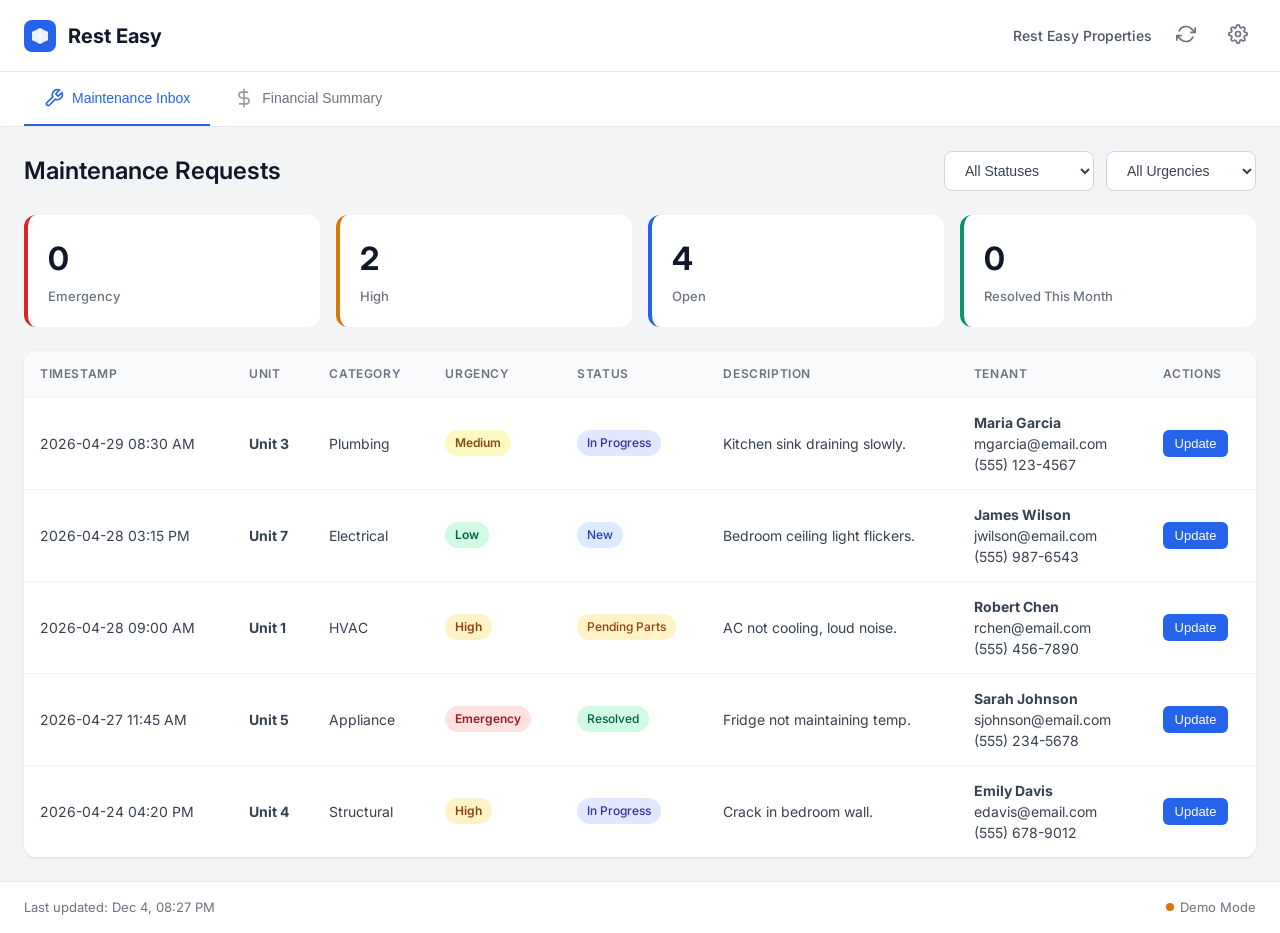
<file: dashboard/index.html>
<!DOCTYPE html>
<html lang="en">
<head>
    <meta charset="UTF-8">
    <meta name="viewport" content="width=device-width, initial-scale=1.0">
    <title>Rest Easy — Property Dashboard</title>
    <link rel="preconnect" href="https://fonts.googleapis.com">
    <link rel="preconnect" href="https://fonts.gstatic.com" crossorigin>
    <link href="https://fonts.googleapis.com/css2?family=Inter:wght@400;500;600;700&display=swap" rel="stylesheet">
    <link rel="stylesheet" href="styles.css">
</head>
<body>
    <div class="dashboard">
        <header class="dashboard-header">
            <div class="logo">
                <svg width="32" height="32" viewBox="0 0 32 32" fill="none" xmlns="http://www.w3.org/2000/svg">
                    <rect width="32" height="32" rx="8" fill="#2563EB"/>
                    <path d="M8 20V12L16 8L24 12V20L16 24L8 20Z" fill="white" fill-opacity="0.9"/>
                    <path d="M16 8V24M8 12L24 20M24 12L8 20" stroke="white" stroke-width="1.5" stroke-opacity="0.4"/>
                </svg>
                <span>Rest Easy</span>
            </div>
            <div class="header-actions">
                <span class="property-name">Rest Easy Properties</span>
                <button class="btn-icon" onclick="refreshData()" title="Refresh">
                    <svg width="20" height="20" viewBox="0 0 24 24" fill="none" stroke="currentColor" stroke-width="2">
                        <path d="M23 4v6h-6M1 20v-6h6"/>
                        <path d="M3.51 9a9 9 0 0114.85-3.36L23 10M1 14l4.64 4.36A9 9 0 0020.49 15"/>
                    </svg>
                </button>
                <button class="btn-icon" onclick="openSettings()" title="Settings">
                    <svg width="20" height="20" viewBox="0 0 24 24" fill="none" stroke="currentColor" stroke-width="2">
                        <circle cx="12" cy="12" r="3"/>
                        <path d="M19.4 15a1.65 1.65 0 00.33 1.82l.06.06a2 2 0 010 2.83 2 2 0 01-2.83 0l-.06-.06a1.65 1.65 0 00-1.82-.33 1.65 1.65 0 00-1 1.51V21a2 2 0 01-2 2 2 2 0 01-2-2v-.09A1.65 1.65 0 009 19.4a1.65 1.65 0 00-1.82.33l-.06.06a2 2 0 01-2.83 0 2 2 0 010-2.83l.06-.06a1.65 1.65 0 00.33-1.82 1.65 1.65 0 00-1.51-1H3a2 2 0 01-2-2 2 2 0 012-2h.09A1.65 1.65 0 004.6 9a1.65 1.65 0 00-.33-1.82l-.06-.06a2 2 0 010-2.83 2 2 0 012.83 0l.06.06a1.65 1.65 0 001.82.33H9a1.65 1.65 0 001-1.51V3a2 2 0 012-2 2 2 0 012 2v.09a1.65 1.65 0 001 1.51 1.65 1.65 0 001.82-.33l.06-.06a2 2 0 012.83 0 2 2 0 010 2.83l-.06.06a1.65 1.65 0 00-.33 1.82V9a1.65 1.65 0 001.51 1H21a2 2 0 012 2 2 2 0 01-2 2h-.09a1.65 1.65 0 00-1.51 1z"/>
                    </svg>
                </button>
            </div>
        </header>

        <nav class="tabs">
            <button class="tab active" data-tab="maintenance">
                <svg width="20" height="20" viewBox="0 0 24 24" fill="none" stroke="currentColor" stroke-width="2">
                    <path d="M14.7 6.3a1 1 0 000 1.4l1.6 1.6a1 1 0 001.4 0l3.77-3.77a6 6 0 01-7.94 7.94l-6.91 6.91a2.12 2.12 0 01-3-3l6.91-6.91a6 6 0 017.94-7.94l-3.76 3.76z"/>
                </svg>
                Maintenance Inbox
            </button>
            <button class="tab" data-tab="financial">
                <svg width="20" height="20" viewBox="0 0 24 24" fill="none" stroke="currentColor" stroke-width="2">
                    <line x1="12" y1="1" x2="12" y2="23"/>
                    <path d="M17 5H9.5a3.5 3.5 0 000 7h5a3.5 3.5 0 010 7H6"/>
                </svg>
                Financial Summary
            </button>
        </nav>

        <main class="dashboard-content">
            <!-- Maintenance Tab -->
            <section id="maintenance-view" class="tab-content active">
                <div class="view-header">
                    <h2>Maintenance Requests</h2>
                    <div class="filters">
                        <select id="status-filter" onchange="filterMaintenance()">
                            <option value="">All Statuses</option>
                            <option value="New">New</option>
                            <option value="In Progress">In Progress</option>
                            <option value="Pending Parts">Pending Parts</option>
                            <option value="Resolved">Resolved</option>
                            <option value="Rejected">Rejected</option>
                        </select>
                        <select id="urgency-filter" onchange="filterMaintenance()">
                            <option value="">All Urgencies</option>
                            <option value="Emergency">Emergency</option>
                            <option value="High">High</option>
                            <option value="Medium">Medium</option>
                            <option value="Low">Low</option>
                        </select>
                    </div>
                </div>

                <div class="stats-row">
                    <div class="stat-card emergency">
                        <span class="stat-value" id="emergency-count">0</span>
                        <span class="stat-label">Emergency</span>
                    </div>
                    <div class="stat-card high">
                        <span class="stat-value" id="high-count">0</span>
                        <span class="stat-label">High</span>
                    </div>
                    <div class="stat-card open">
                        <span class="stat-value" id="open-count">0</span>
                        <span class="stat-label">Open</span>
                    </div>
                    <div class="stat-card resolved">
                        <span class="stat-value" id="resolved-count">0</span>
                        <span class="stat-label">Resolved This Month</span>
                    </div>
                </div>

                <div class="table-container">
                    <table class="maintenance-table">
                        <thead>
                            <tr>
                                <th>Timestamp</th>
                                <th>Unit</th>
                                <th>Category</th>
                                <th>Urgency</th>
                                <th>Status</th>
                                <th>Description</th>
                                <th>Tenant</th>
                                <th>Actions</th>
                            </tr>
                        </thead>
                        <tbody id="maintenance-tbody">
                            <!-- Populated by JavaScript -->
                        </tbody>
                    </table>
                </div>
            </section>

            <!-- Financial Tab -->
            <section id="financial-view" class="tab-content">
                <div class="view-header">
                    <h2>Financial Summary</h2>
                    <div class="header-actions">
                        <button class="btn btn-secondary" onclick="exportCSV()">
                            <svg width="16" height="16" viewBox="0 0 24 24" fill="none" stroke="currentColor" stroke-width="2">
                                <path d="M21 15v4a2 2 0 01-2 2H5a2 2 0 01-2-2v-4"/>
                                <polyline points="7 10 12 15 17 10"/>
                                <line x1="12" y1="15" x2="12" y2="3"/>
                            </svg>
                            Export CSV
                        </button>
                    </div>
                </div>

                <div class="financial-grid">
                    <div class="financial-card rent-card">
                        <h3>Rent Collection</h3>
                        <div class="metric">
                            <span class="metric-label">Expected This Month</span>
                            <span class="metric-value" id="rent-expected">$0</span>
                        </div>
                        <div class="metric">
                            <span class="metric-label">Collected</span>
                            <span class="metric-value success" id="rent-collected">$0</span>
                        </div>
                        <div class="metric">
                            <span class="metric-label">Outstanding</span>
                            <span class="metric-value danger" id="rent-outstanding">$0</span>
                        </div>
                        <div class="metric">
                            <span class="metric-label">Collection Rate</span>
                            <span class="metric-value" id="collection-rate">0%</span>
                        </div>
                    </div>

                    <div class="financial-card income-card">
                        <h3>Income & Expenses</h3>
                        <div class="metric">
                            <span class="metric-label">Total Income (Month)</span>
                            <span class="metric-value success" id="month-income">$0</span>
                        </div>
                        <div class="metric">
                            <span class="metric-label">Total Expenses (Month)</span>
                            <span class="metric-value danger" id="month-expenses">$0</span>
                        </div>
                        <div class="metric highlight">
                            <span class="metric-label">Net Cash Flow</span>
                            <span class="metric-value" id="net-cashflow">$0</span>
                        </div>
                    </div>
                </div>

                <div class="units-breakdown">
                    <h3>By Unit</h3>
                    <table class="units-table">
                        <thead>
                            <tr>
                                <th>Unit</th>
                                <th>Tenant</th>
                                <th>Monthly Rent</th>
                                <th>Collected</th>
                                <th>Outstanding</th>
                                <th>Status</th>
                            </tr>
                        </thead>
                        <tbody id="units-tbody">
                            <!-- Populated by JavaScript -->
                        </tbody>
                    </table>
                </div>

                <div class="maintenance-summary">
                    <h3>Maintenance Summary</h3>
                    <div class="summary-stats">
                        <div class="summary-item">
                            <span class="summary-value" id="open-requests">0</span>
                            <span class="summary-label">Open Requests</span>
                        </div>
                        <div class="summary-item">
                            <span class="summary-value" id="resolved-month">0</span>
                            <span class="summary-label">Resolved This Month</span>
                        </div>
                    </div>
                </div>
            </section>
        </main>

        <footer class="dashboard-footer">
            <span>Last updated: <span id="last-updated">—</span></span>
            <span class="connection-status" id="connection-status">
                <span class="status-dot"></span>
                <span class="status-text">Demo Mode</span>
            </span>
        </footer>
    </div>

    <!-- Maintenance Request Modal -->
    <div id="maintenance-modal" class="modal">
        <div class="modal-content">
            <div class="modal-header">
                <h3>Update Request</h3>
                <button class="btn-close" onclick="closeModal()">&times;</button>
            </div>
            <form id="maintenance-form" onsubmit="saveUpdate(event)">
                <input type="hidden" id="req-index">
                <input type="hidden" id="req-rowIndex">
                <div class="form-group">
                    <label>Status</label>
                    <select id="req-status" required>
                        <option value="New">New</option>
                        <option value="In Progress">In Progress</option>
                        <option value="Pending Parts">Pending Parts</option>
                        <option value="Resolved">Resolved</option>
                        <option value="Rejected">Rejected</option>
                    </select>
                </div>
                <div class="form-group">
                    <label>Landlord Notes</label>
                    <textarea id="req-notes" rows="4" placeholder="Add notes about this request..."></textarea>
                </div>
                <div class="form-actions">
                    <button type="button" class="btn btn-secondary" onclick="closeModal()">Cancel</button>
                    <button type="submit" id="save-changes-btn" class="btn btn-primary">Save Changes</button>
                </div>
            </form>
        </div>
    </div>

    <!-- Settings Modal -->
    <div id="settings-modal" class="modal">
        <div class="modal-content">
            <div class="modal-header">
                <h3>Settings</h3>
                <button class="btn-close" onclick="closeSettings()">&times;</button>
            </div>
            <form id="settings-form" onsubmit="saveSettings(event)">
                <div class="form-group">
                    <label>Google Apps Script URL</label>
                    <input type="text" id="set-url" placeholder="https://script.google.com/...">
                    <small>Leave empty to use demo data</small>
                </div>
                <div class="form-group">
                    <label>Property Name</label>
                    <input type="text" id="set-name" value="Rest Easy Properties">
                </div>
                <div class="form-actions">
                    <button type="button" class="btn btn-secondary" onclick="closeSettings()">Cancel</button>
                    <button type="submit" class="btn btn-primary">Save</button>
                </div>
            </form>
        </div>
    </div>

    <script src="app.js"></script>
</body>
</html>
</file>
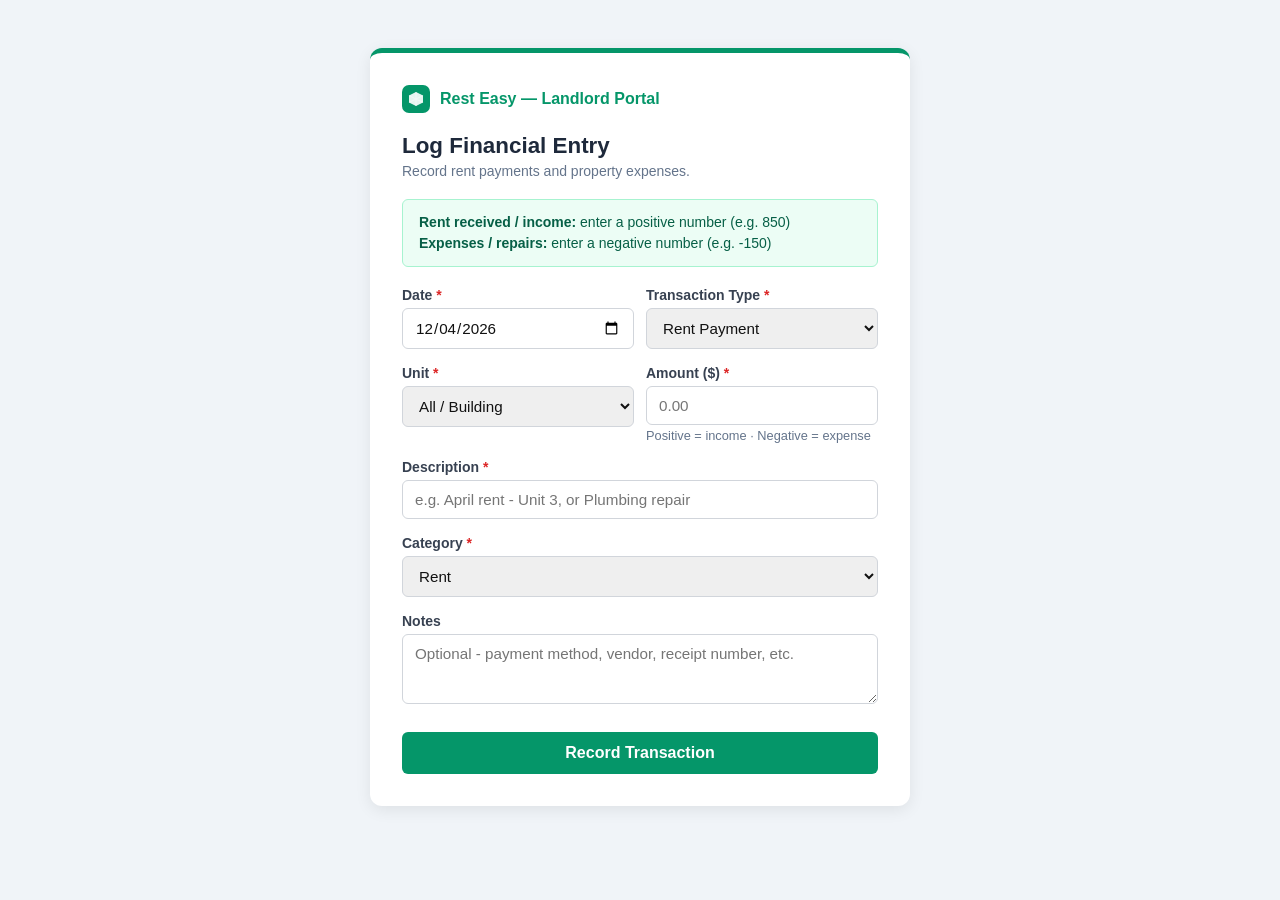
<file: forms/landlord_entry.html>
<!DOCTYPE html>
<html lang="en">
<head>
    <meta charset="UTF-8">
    <meta name="viewport" content="width=device-width, initial-scale=1.0">
    <title>Financial Entry — Rest Easy</title>
    <style>
        *, *::before, *::after { box-sizing: border-box; margin: 0; padding: 0; }
        body {
            font-family: -apple-system, BlinkMacSystemFont, "Segoe UI", Roboto, sans-serif;
            background: #f0f4f8; color: #333;
            display: flex; justify-content: center;
            padding: 24px; min-height: 100vh; align-items: flex-start;
        }
        .card {
            background: #fff; padding: 32px; border-radius: 12px;
            box-shadow: 0 4px 16px rgba(0,0,0,0.08);
            max-width: 540px; width: 100%;
            border-top: 5px solid #059669; margin-top: 24px;
        }
        .logo { display: flex; align-items: center; gap: 10px; margin-bottom: 20px; font-size: 1rem; font-weight: 700; color: #059669; }
        .logo svg { width: 28px; height: 28px; flex-shrink: 0; }
        h1 { font-size: 1.4rem; color: #1e293b; margin-bottom: 4px; }
        .sub { font-size: 0.875rem; color: #64748b; margin-bottom: 20px; }
        .info { background: #ecfdf5; border: 1px solid #a7f3d0; border-radius: 6px; padding: 12px 16px; font-size: 0.875rem; color: #065f46; margin-bottom: 20px; line-height: 1.5; }
        .row { display: flex; gap: 12px; }
        .col { flex: 1; min-width: 0; }
        .form-group { margin-bottom: 16px; }
        label { display: block; margin-bottom: 5px; font-weight: 600; font-size: 0.875rem; color: #374151; }
        input, select, textarea {
            width: 100%; padding: 10px 12px;
            border: 1px solid #d1d5db; border-radius: 6px;
            font-size: 0.95rem; font-family: inherit; color: #111;
        }
        input:focus, select:focus, textarea:focus {
            outline: none; border-color: #059669;
            box-shadow: 0 0 0 3px rgba(5,150,105,0.1);
        }
        textarea { height: 70px; resize: vertical; }
        .hint { font-size: 0.8rem; color: #64748b; margin-top: 3px; }
        .required { color: #dc2626; }
        .btn {
            background: #059669; color: white; padding: 12px 20px;
            border: none; border-radius: 6px; cursor: pointer;
            width: 100%; font-size: 1rem; font-weight: 600; margin-top: 8px;
            transition: background 0.15s;
        }
        .btn:hover:not(:disabled) { background: #047857; }
        .btn:disabled { background: #9ca3af; cursor: not-allowed; }
        .error-msg { display: none; background: #fef2f2; border: 1px solid #fca5a5; border-radius: 6px; padding: 12px 16px; margin-top: 12px; color: #991b1b; font-size: 0.875rem; }
        /* Success screen */
        .success-card {
            display: none; background: #fff; padding: 40px 32px;
            border-radius: 12px; box-shadow: 0 4px 16px rgba(0,0,0,0.08);
            max-width: 540px; width: 100%; text-align: center; margin-top: 24px;
            border-top: 5px solid #059669;
        }
        .success-icon { font-size: 3rem; margin-bottom: 16px; }
        .success-card h2 { font-size: 1.4rem; color: #065f46; margin-bottom: 8px; }
        .success-card p { color: #64748b; font-size: 0.95rem; line-height: 1.6; }
        .success-card .ref { margin-top: 20px; background: #f0fdf4; border-radius: 8px; padding: 12px; font-size: 0.85rem; color: #374151; text-align: left; line-height: 1.8; }
        .new-entry-btn {
            display: inline-block; margin-top: 24px; background: #059669;
            color: white; padding: 10px 24px; border-radius: 6px;
            text-decoration: none; font-weight: 600; font-size: 0.95rem;
            border: none; cursor: pointer;
        }
        @media (max-width: 480px) { .card, .success-card { padding: 20px; margin-top: 0; } .row { flex-direction: column; } }
    </style>
</head>
<body>

    <!-- Form -->
    <div class="card" id="form-card">
        <div class="logo">
            <svg viewBox="0 0 32 32" fill="none">
                <rect width="32" height="32" rx="8" fill="#059669"/>
                <path d="M8 20V12L16 8L24 12V20L16 24L8 20Z" fill="white" fill-opacity="0.9"/>
                <path d="M16 8V24M8 12L24 20M24 12L8 20" stroke="white" stroke-width="1.5" stroke-opacity="0.4"/>
            </svg>
            Rest Easy — Landlord Portal
        </div>
        <h1>Log Financial Entry</h1>
        <p class="sub">Record rent payments and property expenses.</p>
        <div class="info">
            <strong>Rent received / income:</strong> enter a positive number (e.g. 850)<br>
            <strong>Expenses / repairs:</strong> enter a negative number (e.g. -150)
        </div>

        <form id="fin-form" novalidate>
            <div class="row">
                <div class="col">
                    <div class="form-group">
                        <label>Date <span class="required">*</span></label>
                        <input type="date" name="date" id="fin-date" required>
                    </div>
                </div>
                <div class="col">
                    <div class="form-group">
                        <label>Transaction Type <span class="required">*</span></label>
                        <select name="type" id="fin-type" required>
                            <option>Rent Payment</option>
                            <option>Expense</option>
                            <option>Deposit</option>
                            <option>Refund</option>
                            <option>Other Income</option>
                        </select>
                    </div>
                </div>
            </div>

            <div class="row">
                <div class="col">
                    <div class="form-group">
                        <label>Unit <span class="required">*</span></label>
                        <select name="unitNumber" id="fin-unit" required>
                            <option>All / Building</option>
                            <option>Unit 1</option>
                            <option>Unit 2</option>
                            <option>Unit 3</option>
                            <option>Unit 4</option>
                            <option>Unit 5</option>
                            <option>Unit 6</option>
                            <option>Unit 7</option>
                            <option>Unit 8</option>
                        </select>
                    </div>
                </div>
                <div class="col">
                    <div class="form-group">
                        <label>Amount ($) <span class="required">*</span></label>
                        <input type="number" name="amount" id="fin-amount" step="0.01" required placeholder="0.00">
                        <p class="hint">Positive = income · Negative = expense</p>
                    </div>
                </div>
            </div>

            <div class="form-group">
                <label>Description <span class="required">*</span></label>
                <input type="text" name="description" id="fin-description" required placeholder="e.g. April rent - Unit 3, or Plumbing repair">
            </div>

            <div class="form-group">
                <label>Category <span class="required">*</span></label>
                <select name="category" id="fin-category" required>
                    <option>Rent</option>
                    <option>Maintenance</option>
                    <option>Utilities</option>
                    <option>Insurance</option>
                    <option>Taxes</option>
                    <option>Management Fee</option>
                    <option>Other</option>
                </select>
            </div>

            <div class="form-group">
                <label>Notes</label>
                <textarea name="notes" id="fin-notes" placeholder="Optional - payment method, vendor, receipt number, etc."></textarea>
            </div>

            <button type="submit" class="btn" id="submit-btn">Record Transaction</button>
            <div class="error-msg" id="error-msg"></div>
        </form>
    </div>

    <!-- Success screen -->
    <div class="success-card" id="success-card">
        <div class="success-icon">✅</div>
        <h2>Entry Recorded</h2>
        <p>The transaction has been saved to your Google Sheet.</p>
        <div class="ref" id="ref-summary"></div>
        <button class="new-entry-btn" onclick="resetForm()">Log Another Entry</button>
    </div>

    <script>
    // =============================================================
    //  CONFIG — paste your Apps Script Web App URL below
    //  (Extensions → Apps Script → Deploy → Web app → copy URL)
    // =============================================================
    var APP_URL = 'https://script.google.com/macros/s/AKfycbyzXfcJ5zxbOBbguSkXlEyOc1cuLDc7hEcA1MUqYqjVCR3319uACZbXZ2JKTy4Q1wXVTQ/exec';
    // =============================================================

    // Default date to today
    document.getElementById('fin-date').valueAsDate = new Date();

    var form   = document.getElementById('fin-form');
    var btn    = document.getElementById('submit-btn');
    var errMsg = document.getElementById('error-msg');

    form.addEventListener('submit', function(e) {
        e.preventDefault();
        errMsg.style.display = 'none';

        var amount = parseFloat(document.getElementById('fin-amount').value);
        if (!document.getElementById('fin-description').value.trim()) {
            showError('Please enter a description.');
            return;
        }
        if (isNaN(amount) || amount === 0) {
            showError('Please enter a valid non-zero amount.');
            return;
        }

        btn.disabled    = true;
        btn.textContent = 'Recording...';

        var params = {
            formType:    'financial',
            date:        document.getElementById('fin-date').value,
            type:        document.getElementById('fin-type').value,
            unitNumber:  document.getElementById('fin-unit').value,
            amount:      amount,
            description: document.getElementById('fin-description').value,
            category:    document.getElementById('fin-category').value,
            notes:       document.getElementById('fin-notes').value
        };
        var body = Object.keys(params).map(function(k) {
            return encodeURIComponent(k) + '=' + encodeURIComponent(params[k]);
        }).join('&');

        fetch(APP_URL, {
            method:  'POST',
            headers: { 'Content-Type': 'application/x-www-form-urlencoded' },
            body:    body
        })
        .then(function(res) { return res.text(); })
        .then(function(text) {
            if (text.trim() === 'OK') {
                showSuccess(params);
            } else {
                showError('Server error: ' + text + '. Please try again.');
                btn.disabled    = false;
                btn.textContent = 'Record Transaction';
            }
        })
        .catch(function(err) {
            console.error('Submission error:', err);
            showError('Could not connect. Check your internet connection and try again.');
            btn.disabled    = false;
            btn.textContent = 'Record Transaction';
        });
    });

    function showSuccess(p) {
        document.getElementById('form-card').style.display    = 'none';
        document.getElementById('success-card').style.display = 'block';
        var sign = p.amount >= 0 ? '+' : '';
        document.getElementById('ref-summary').innerHTML =
            '<strong>Type:</strong> ' + p.type + '<br>' +
            '<strong>Unit:</strong> ' + p.unitNumber + '<br>' +
            '<strong>Amount:</strong> ' + sign + '$' + Math.abs(p.amount).toFixed(2) + '<br>' +
            '<strong>Description:</strong> ' + p.description + '<br>' +
            '<strong>Date:</strong> ' + p.date;
    }

    function showError(msg) {
        errMsg.textContent   = msg;
        errMsg.style.display = 'block';
    }

    function resetForm() {
        form.reset();
        document.getElementById('fin-date').valueAsDate = new Date();
        btn.disabled    = false;
        btn.textContent = 'Record Transaction';
        document.getElementById('success-card').style.display = 'none';
        document.getElementById('form-card').style.display    = 'block';
    }
    </script>
</body>
</html>
</file>
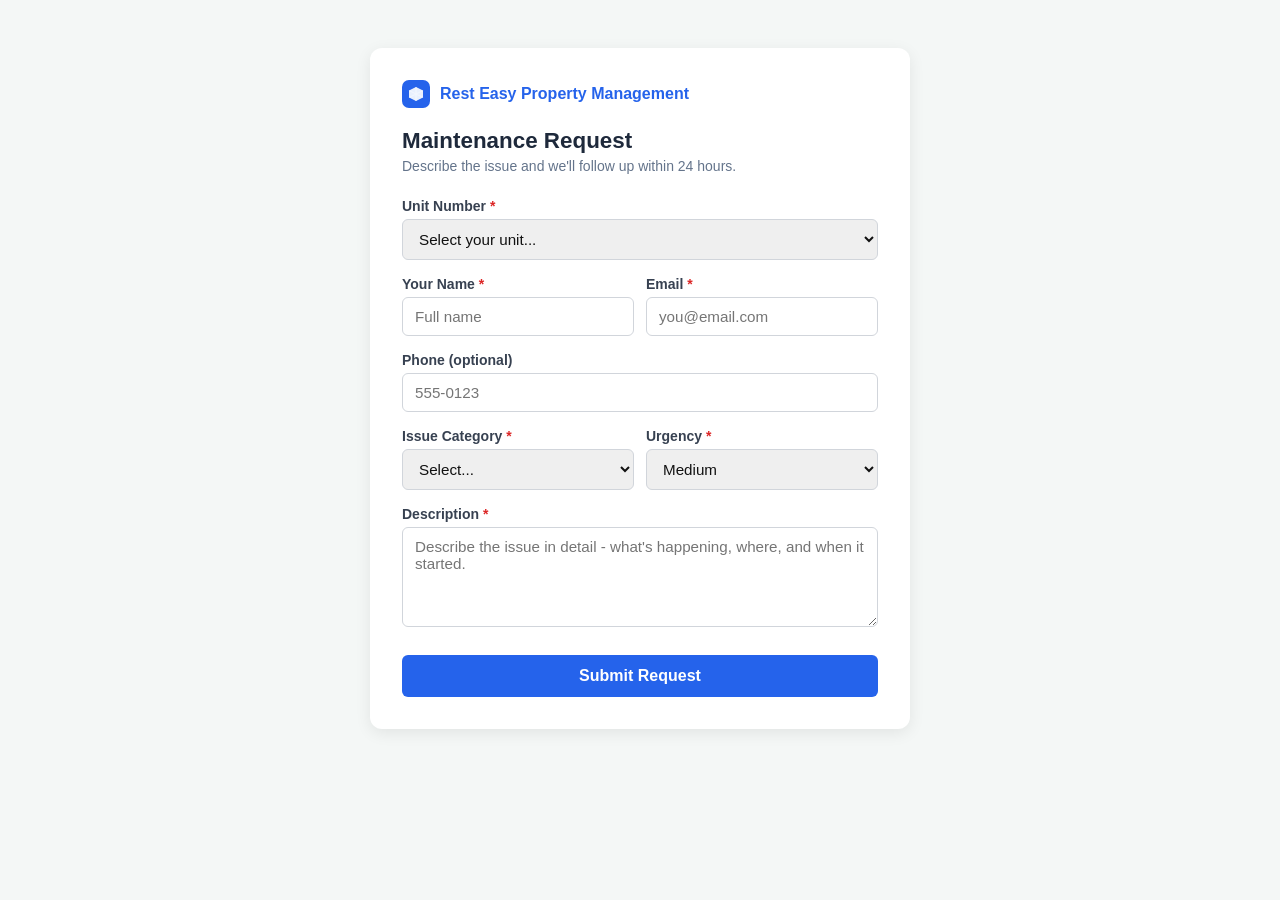
<file: forms/maintenance_request.html>
<!DOCTYPE html>
<html lang="en">
<head>
    <meta charset="UTF-8">
    <meta name="viewport" content="width=device-width, initial-scale=1.0">
    <title>Maintenance Request — Rest Easy</title>
    <style>
        *, *::before, *::after { box-sizing: border-box; margin: 0; padding: 0; }
        body {
            font-family: -apple-system, BlinkMacSystemFont, "Segoe UI", Roboto, sans-serif;
            background: #f4f7f6; color: #333;
            display: flex; justify-content: center;
            padding: 24px; min-height: 100vh; align-items: flex-start;
        }
        .card {
            background: #fff; padding: 32px; border-radius: 12px;
            box-shadow: 0 4px 16px rgba(0,0,0,0.08);
            max-width: 540px; width: 100%; margin-top: 24px;
        }
        .logo { display: flex; align-items: center; gap: 10px; margin-bottom: 20px; font-size: 1rem; font-weight: 700; color: #2563EB; }
        .logo svg { width: 28px; height: 28px; flex-shrink: 0; }
        h1 { font-size: 1.4rem; color: #1e293b; margin-bottom: 4px; }
        .sub { font-size: 0.875rem; color: #64748b; margin-bottom: 24px; }
        .row { display: flex; gap: 12px; }
        .col { flex: 1; min-width: 0; }
        .form-group { margin-bottom: 16px; }
        label { display: block; margin-bottom: 5px; font-weight: 600; font-size: 0.875rem; color: #374151; }
        input, select, textarea {
            width: 100%; padding: 10px 12px;
            border: 1px solid #d1d5db; border-radius: 6px;
            font-size: 0.95rem; font-family: inherit; color: #111;
        }
        input:focus, select:focus, textarea:focus {
            outline: none; border-color: #2563EB;
            box-shadow: 0 0 0 3px rgba(37,99,235,0.1);
        }
        textarea { height: 100px; resize: vertical; }
        .required { color: #dc2626; }
        .btn {
            background: #2563EB; color: white; padding: 12px 20px;
            border: none; border-radius: 6px; cursor: pointer;
            width: 100%; font-size: 1rem; font-weight: 600; margin-top: 8px;
            transition: background 0.15s;
        }
        .btn:hover:not(:disabled) { background: #1d4ed8; }
        .btn:disabled { background: #9ca3af; cursor: not-allowed; }
        .error-msg { display: none; background: #fef2f2; border: 1px solid #fca5a5; border-radius: 6px; padding: 12px 16px; margin-top: 12px; color: #991b1b; font-size: 0.875rem; }
        /* Success screen */
        .success-card {
            display: none; background: #fff; padding: 40px 32px;
            border-radius: 12px; box-shadow: 0 4px 16px rgba(0,0,0,0.08);
            max-width: 540px; width: 100%; text-align: center; margin-top: 24px;
        }
        .success-icon { font-size: 3rem; margin-bottom: 16px; }
        .success-card h2 { font-size: 1.4rem; color: #065f46; margin-bottom: 8px; }
        .success-card p { color: #64748b; font-size: 0.95rem; line-height: 1.6; }
        .success-card .ref { margin-top: 20px; background: #f0fdf4; border-radius: 8px; padding: 12px; font-size: 0.85rem; color: #374151; }
        .new-request-btn {
            display: inline-block; margin-top: 24px; background: #2563EB;
            color: white; padding: 10px 24px; border-radius: 6px;
            text-decoration: none; font-weight: 600; font-size: 0.95rem;
            border: none; cursor: pointer;
        }
        @media (max-width: 480px) { .card, .success-card { padding: 20px; margin-top: 0; } .row { flex-direction: column; } }
    </style>
</head>
<body>

    <!-- Form -->
    <div class="card" id="form-card">
        <div class="logo">
            <svg viewBox="0 0 32 32" fill="none">
                <rect width="32" height="32" rx="8" fill="#2563EB"/>
                <path d="M8 20V12L16 8L24 12V20L16 24L8 20Z" fill="white" fill-opacity="0.9"/>
                <path d="M16 8V24M8 12L24 20M24 12L8 20" stroke="white" stroke-width="1.5" stroke-opacity="0.4"/>
            </svg>
            Rest Easy Property Management
        </div>
        <h1>Maintenance Request</h1>
        <p class="sub">Describe the issue and we'll follow up within 24 hours.</p>

        <form id="maint-form" novalidate>
            <div class="form-group">
                <label>Unit Number <span class="required">*</span></label>
                <select name="unitNumber" id="unitNumber" required>
                    <option value="">Select your unit...</option>
                    <option>Unit 1</option>
                    <option>Unit 2</option>
                    <option>Unit 3</option>
                    <option>Unit 4</option>
                    <option>Unit 5</option>
                    <option>Unit 6</option>
                    <option>Unit 7</option>
                    <option>Unit 8</option>
                </select>
            </div>

            <div class="row">
                <div class="col">
                    <div class="form-group">
                        <label>Your Name <span class="required">*</span></label>
                        <input type="text" name="tenantName" id="tenantName" required placeholder="Full name">
                    </div>
                </div>
                <div class="col">
                    <div class="form-group">
                        <label>Email <span class="required">*</span></label>
                        <input type="email" name="tenantEmail" id="tenantEmail" required placeholder="you@email.com">
                    </div>
                </div>
            </div>

            <div class="form-group">
                <label>Phone (optional)</label>
                <input type="tel" name="tenantPhone" id="tenantPhone" placeholder="555-0123">
            </div>

            <div class="row">
                <div class="col">
                    <div class="form-group">
                        <label>Issue Category <span class="required">*</span></label>
                        <select name="category" id="category" required>
                            <option value="">Select...</option>
                            <option>Plumbing</option>
                            <option>Electrical</option>
                            <option>HVAC</option>
                            <option>Appliance</option>
                            <option>Structural</option>
                            <option>Pest</option>
                            <option>Other</option>
                        </select>
                    </div>
                </div>
                <div class="col">
                    <div class="form-group">
                        <label>Urgency <span class="required">*</span></label>
                        <select name="urgency" id="urgency" required>
                            <option>Low</option>
                            <option selected>Medium</option>
                            <option>High</option>
                            <option>Emergency</option>
                        </select>
                    </div>
                </div>
            </div>

            <div class="form-group">
                <label>Description <span class="required">*</span></label>
                <textarea name="description" id="description" maxlength="500" required placeholder="Describe the issue in detail - what's happening, where, and when it started."></textarea>
            </div>

            <button type="submit" class="btn" id="submit-btn">Submit Request</button>
            <div class="error-msg" id="error-msg"></div>
        </form>
    </div>

    <!-- Success screen (shown after submission) -->
    <div class="success-card" id="success-card">
        <div class="success-icon">✅</div>
        <h2>Request Submitted</h2>
        <p>Your landlord has been notified and will respond within <strong>24 hours</strong>.</p>
        <div class="ref" id="ref-summary"></div>
        <button class="new-request-btn" onclick="resetForm()">Submit Another Request</button>
    </div>

    <script>
    // =============================================================
    //  CONFIG — paste your Apps Script Web App URL below
    //  (Extensions → Apps Script → Deploy → Web app → copy URL)
    // =============================================================
    var APP_URL = 'https://script.google.com/macros/s/AKfycbyzXfcJ5zxbOBbguSkXlEyOc1cuLDc7hEcA1MUqYqjVCR3319uACZbXZ2JKTy4Q1wXVTQ/exec';
    // =============================================================

    var form    = document.getElementById('maint-form');
    var btn     = document.getElementById('submit-btn');
    var errMsg  = document.getElementById('error-msg');

    form.addEventListener('submit', function(e) {
        e.preventDefault();
        errMsg.style.display = 'none';

        // Basic client-side validation
        var required = ['unitNumber', 'tenantName', 'tenantEmail', 'category', 'description'];
        for (var i = 0; i < required.length; i++) {
            var el = document.getElementById(required[i]);
            if (!el.value.trim()) {
                el.focus();
                showError('Please fill in all required fields.');
                return;
            }
        }

        btn.disabled    = true;
        btn.textContent = 'Submitting...';

        // Build POST body
        var params = {
            formType:    'maintenance',
            unitNumber:  document.getElementById('unitNumber').value,
            tenantName:  document.getElementById('tenantName').value,
            tenantEmail: document.getElementById('tenantEmail').value,
            tenantPhone: document.getElementById('tenantPhone').value,
            category:    document.getElementById('category').value,
            urgency:     document.getElementById('urgency').value,
            description: document.getElementById('description').value
        };
        var body = Object.keys(params).map(function(k) {
            return encodeURIComponent(k) + '=' + encodeURIComponent(params[k]);
        }).join('&');

        fetch(APP_URL, {
            method:  'POST',
            headers: { 'Content-Type': 'application/x-www-form-urlencoded' },
            body:    body
        })
        .then(function(res) { return res.text(); })
        .then(function(text) {
            if (text.trim() === 'OK') {
                showSuccess(params);
            } else {
                showError('Submission failed: ' + text + '. Please try again or contact your landlord directly.');
                btn.disabled    = false;
                btn.textContent = 'Submit Request';
            }
        })
        .catch(function(err) {
            console.error('Submission error:', err);
            showError('Could not connect to the server. Please check your internet connection and try again.');
            btn.disabled    = false;
            btn.textContent = 'Submit Request';
        });
    });

    function showSuccess(params) {
        document.getElementById('form-card').style.display   = 'none';
        document.getElementById('success-card').style.display = 'block';
        document.getElementById('ref-summary').innerHTML =
            '<strong>Summary:</strong> ' + params.category + ' issue in ' + params.unitNumber +
            ' (' + params.urgency + ' urgency)<br>' +
            'Confirmation sent to: ' + params.tenantEmail;
    }

    function showError(msg) {
        errMsg.textContent     = msg;
        errMsg.style.display   = 'block';
    }

    function resetForm() {
        form.reset();
        btn.disabled    = false;
        btn.textContent = 'Submit Request';
        document.getElementById('success-card').style.display = 'none';
        document.getElementById('form-card').style.display    = 'block';
    }
    </script>
</body>
</html>
</file>
<file: dashboard/styles.css>
/* Reset & Base */
*, *::before, *::after {
    box-sizing: border-box;
    margin: 0;
    padding: 0;
}

:root {
    --primary: #2563EB;
    --primary-dark: #1D4ED8;
    --success: #059669;
    --danger: #DC2626;
    --warning: #D97706;
    --gray-50: #F9FAFB;
    --gray-100: #F3F4F6;
    --gray-200: #E5E7EB;
    --gray-300: #D1D5DB;
    --gray-400: #9CA3AF;
    --gray-500: #6B7280;
    --gray-600: #4B5563;
    --gray-700: #374151;
    --gray-800: #1F2937;
    --gray-900: #111827;
}

body {
    font-family: 'Inter', -apple-system, BlinkMacSystemFont, sans-serif;
    background: var(--gray-100);
    color: var(--gray-800);
    line-height: 1.5;
    min-height: 100vh;
}

/* Dashboard Layout */
.dashboard {
    display: flex;
    flex-direction: column;
    min-height: 100vh;
}

/* Header */
.dashboard-header {
    background: white;
    padding: 16px 24px;
    display: flex;
    justify-content: space-between;
    align-items: center;
    border-bottom: 1px solid var(--gray-200);
}

.logo {
    display: flex;
    align-items: center;
    gap: 12px;
    font-size: 20px;
    font-weight: 700;
    color: var(--gray-900);
}

.header-actions {
    display: flex;
    align-items: center;
    gap: 16px;
}

.property-name {
    color: var(--gray-600);
    font-size: 14px;
    font-weight: 500;
}

.btn-icon {
    background: none;
    border: none;
    padding: 8px;
    border-radius: 8px;
    cursor: pointer;
    color: var(--gray-500);
    transition: all 0.15s;
}

.btn-icon:hover {
    background: var(--gray-100);
    color: var(--gray-700);
}

/* Tabs */
.tabs {
    background: white;
    padding: 0 24px;
    display: flex;
    gap: 4px;
    border-bottom: 1px solid var(--gray-200);
}

.tab {
    display: flex;
    align-items: center;
    gap: 8px;
    padding: 16px 20px;
    background: none;
    border: none;
    font-size: 14px;
    font-weight: 500;
    color: var(--gray-500);
    cursor: pointer;
    border-bottom: 2px solid transparent;
    transition: all 0.15s;
}

.tab:hover {
    color: var(--gray-700);
}

.tab.active {
    color: var(--primary);
    border-bottom-color: var(--primary);
}

.tab svg {
    opacity: 0.7;
}

.tab.active svg {
    opacity: 1;
}

/* Main Content */
.dashboard-content {
    flex: 1;
    padding: 24px;
    max-width: 1400px;
    margin: 0 auto;
    width: 100%;
}

.tab-content {
    display: none;
}

.tab-content.active {
    display: block;
}

.view-header {
    display: flex;
    justify-content: space-between;
    align-items: center;
    margin-bottom: 24px;
}

.view-header h2 {
    font-size: 24px;
    font-weight: 600;
    color: var(--gray-900);
}

.filters {
    display: flex;
    gap: 12px;
}

select {
    padding: 10px 16px;
    border: 1px solid var(--gray-300);
    border-radius: 8px;
    font-size: 14px;
    background: white;
    color: var(--gray-700);
    cursor: pointer;
    min-width: 150px;
}

select:focus {
    outline: none;
    border-color: var(--primary);
    box-shadow: 0 0 0 3px rgba(37, 99, 235, 0.1);
}

/* Stats Row */
.stats-row {
    display: grid;
    grid-template-columns: repeat(4, 1fr);
    gap: 16px;
    margin-bottom: 24px;
}

.stat-card {
    background: white;
    border-radius: 12px;
    padding: 20px;
    display: flex;
    flex-direction: column;
    gap: 4px;
    border-left: 4px solid var(--gray-300);
}

.stat-card.emergency { border-left-color: var(--danger); }
.stat-card.high { border-left-color: var(--warning); }
.stat-card.open { border-left-color: var(--primary); }
.stat-card.resolved { border-left-color: var(--success); }

.stat-value {
    font-size: 32px;
    font-weight: 700;
    color: var(--gray-900);
}

.stat-label {
    font-size: 13px;
    color: var(--gray-500);
    font-weight: 500;
}

/* Tables */
.table-container {
    background: white;
    border-radius: 12px;
    overflow: hidden;
    box-shadow: 0 1px 3px rgba(0,0,0,0.1);
}

table {
    width: 100%;
    border-collapse: collapse;
}

th, td {
    padding: 14px 16px;
    text-align: left;
    border-bottom: 1px solid var(--gray-100);
}

th {
    background: var(--gray-50);
    font-size: 12px;
    font-weight: 600;
    color: var(--gray-500);
    text-transform: uppercase;
    letter-spacing: 0.05em;
}

td {
    font-size: 14px;
    color: var(--gray-700);
}

tr:last-child td {
    border-bottom: none;
}

tr:hover {
    background: var(--gray-50);
}

/* Urgency Badges */
.urgency-badge {
    display: inline-flex;
    align-items: center;
    padding: 4px 10px;
    border-radius: 20px;
    font-size: 12px;
    font-weight: 600;
}

.urgency-badge.emergency {
    background: #FEE2E2;
    color: #991B1B;
}

.urgency-badge.high {
    background: #FEF3C7;
    color: #92400E;
}

.urgency-badge.medium {
    background: #FEF9C3;
    color: #854D0E;
}

.urgency-badge.low {
    background: #D1FAE5;
    color: #065F46;
}

/* Status Badges */
.status-badge {
    display: inline-flex;
    align-items: center;
    padding: 4px 10px;
    border-radius: 20px;
    font-size: 12px;
    font-weight: 500;
}

.status-badge.new {
    background: #DBEAFE;
    color: #1E40AF;
}

.status-badge.in-progress {
    background: #E0E7FF;
    color: #3730A3;
}

.status-badge.pending-parts {
    background: #FEF3C7;
    color: #92400E;
}

.status-badge.resolved {
    background: #D1FAE5;
    color: #065F46;
}

.status-badge.rejected {
    background: var(--gray-200);
    color: var(--gray-600);
}

/* Action Buttons */
.btn-action {
    padding: 6px 12px;
    font-size: 13px;
    border: none;
    border-radius: 6px;
    cursor: pointer;
    font-weight: 500;
    transition: all 0.15s;
}

.btn-action.primary {
    background: var(--primary);
    color: white;
}

.btn-action.primary:hover {
    background: var(--primary-dark);
}

/* Financial Grid */
.financial-grid {
    display: grid;
    grid-template-columns: repeat(2, 1fr);
    gap: 24px;
    margin-bottom: 24px;
}

.financial-card {
    background: white;
    border-radius: 12px;
    padding: 24px;
    box-shadow: 0 1px 3px rgba(0,0,0,0.1);
}

.financial-card h3 {
    font-size: 16px;
    font-weight: 600;
    color: var(--gray-800);
    margin-bottom: 20px;
    padding-bottom: 12px;
    border-bottom: 1px solid var(--gray-100);
}

.rent-card h3 { color: var(--primary); }
.income-card h3 { color: var(--success); }

.metric {
    display: flex;
    justify-content: space-between;
    align-items: center;
    padding: 12px 0;
    border-bottom: 1px solid var(--gray-50);
}

.metric:last-child {
    border-bottom: none;
}

.metric.highlight {
    background: var(--gray-50);
    margin: 16px -24px -24px;
    padding: 16px 24px;
    border-radius: 0 0 12px 12px;
    border-bottom: none;
}

.metric-label {
    font-size: 14px;
    color: var(--gray-600);
}

.metric-value {
    font-size: 18px;
    font-weight: 600;
    color: var(--gray-900);
}

.metric-value.success { color: var(--success); }
.metric-value.danger { color: var(--danger); }

/* Units Breakdown */
.units-breakdown {
    background: white;
    border-radius: 12px;
    padding: 24px;
    box-shadow: 0 1px 3px rgba(0,0,0,0.1);
    margin-bottom: 24px;
}

.units-breakdown h3 {
    font-size: 16px;
    font-weight: 600;
    color: var(--gray-800);
    margin-bottom: 16px;
}

.units-table th:first-child { width: 100px; }
.units-table th:nth-child(2) { width: 150px; }
.units-table th:nth-child(3) { width: 120px; text-align: right; }
.units-table th:nth-child(4) { width: 100px; text-align: right; }
.units-table th:nth-child(5) { width: 110px; text-align: right; }
.units-table th:last-child { width: 100px; }

.units-table td { text-align: left; }
.units-table td:nth-child(3),
.units-table td:nth-child(4),
.units-table td:nth-child(5) { text-align: right; }

.unit-status {
    display: inline-flex;
    padding: 4px 10px;
    border-radius: 20px;
    font-size: 12px;
    font-weight: 500;
}

.unit-status.current { background: #D1FAE5; color: #065F46; }
.unit-status.vacant { background: #FEF3C7; color: #92400E; }
.unit-status.delinquent { background: #FEE2E2; color: #991B1B; }

/* Maintenance Summary */
.maintenance-summary {
    background: white;
    border-radius: 12px;
    padding: 24px;
    box-shadow: 0 1px 3px rgba(0,0,0,0.1);
}

.maintenance-summary h3 {
    font-size: 16px;
    font-weight: 600;
    color: var(--gray-800);
    margin-bottom: 16px;
}

.summary-stats {
    display: flex;
    gap: 32px;
}

.summary-item {
    display: flex;
    flex-direction: column;
    gap: 4px;
}

.summary-value {
    font-size: 28px;
    font-weight: 700;
    color: var(--gray-900);
}

.summary-label {
    font-size: 13px;
    color: var(--gray-500);
}

/* Buttons */
.btn {
    display: inline-flex;
    align-items: center;
    gap: 8px;
    padding: 10px 16px;
    border: none;
    border-radius: 8px;
    font-size: 14px;
    font-weight: 500;
    cursor: pointer;
    transition: all 0.15s;
}

.btn-primary {
    background: var(--primary);
    color: white;
}

.btn-primary:hover {
    background: var(--primary-dark);
}

.btn-secondary {
    background: var(--gray-100);
    color: var(--gray-700);
}

.btn-secondary:hover {
    background: var(--gray-200);
}

/* Footer */
.dashboard-footer {
    background: white;
    padding: 16px 24px;
    display: flex;
    justify-content: space-between;
    align-items: center;
    border-top: 1px solid var(--gray-200);
    font-size: 13px;
    color: var(--gray-500);
}

.connection-status {
    display: flex;
    align-items: center;
    gap: 6px;
}

.status-dot {
    width: 8px;
    height: 8px;
    border-radius: 50%;
    background: var(--warning);
}

.connection-status.connected .status-dot {
    background: var(--success);
}

/* Modal */
.modal {
    display: none;
    position: fixed;
    top: 0;
    left: 0;
    right: 0;
    bottom: 0;
    background: rgba(0, 0, 0, 0.5);
    z-index: 1000;
    align-items: center;
    justify-content: center;
}

.modal.active {
    display: flex;
}

.modal-content {
    background: white;
    border-radius: 16px;
    width: 100%;
    max-width: 500px;
    box-shadow: 0 25px 50px -12px rgba(0, 0, 0, 0.25);
}

.modal-header {
    display: flex;
    justify-content: space-between;
    align-items: center;
    padding: 20px 24px;
    border-bottom: 1px solid var(--gray-100);
}

.modal-header h3 {
    font-size: 18px;
    font-weight: 600;
}

.btn-close {
    background: none;
    border: none;
    font-size: 24px;
    color: var(--gray-400);
    cursor: pointer;
    padding: 4px;
    line-height: 1;
}

.btn-close:hover {
    color: var(--gray-600);
}

/* Form */
form {
    padding: 24px;
}

.form-group {
    margin-bottom: 20px;
}

.form-group label {
    display: block;
    font-size: 14px;
    font-weight: 500;
    color: var(--gray-700);
    margin-bottom: 8px;
}

.form-group input,
.form-group select,
.form-group textarea {
    width: 100%;
    padding: 12px 16px;
    border: 1px solid var(--gray-300);
    border-radius: 8px;
    font-size: 14px;
    font-family: inherit;
}

.form-group input:focus,
.form-group select:focus,
.form-group textarea:focus {
    outline: none;
    border-color: var(--primary);
    box-shadow: 0 0 0 3px rgba(37, 99, 235, 0.1);
}

.form-group small {
    display: block;
    margin-top: 6px;
    font-size: 12px;
    color: var(--gray-400);
}

.form-actions {
    display: flex;
    justify-content: flex-end;
    gap: 12px;
    margin-top: 24px;
}

/* Responsive */
@media (max-width: 1024px) {
    .stats-row {
        grid-template-columns: repeat(2, 1fr);
    }
    
    .financial-grid {
        grid-template-columns: 1fr;
    }
}

@media (max-width: 768px) {
    .dashboard-header {
        flex-direction: column;
        gap: 12px;
    }
    
    .tabs {
        overflow-x: auto;
    }
    
    .view-header {
        flex-direction: column;
        align-items: flex-start;
        gap: 12px;
    }
    
    .filters {
        width: 100%;
    }
    
    .filters select {
        flex: 1;
    }
    
    .stats-row {
        grid-template-columns: 1fr;
    }
    
    .table-container {
        overflow-x: auto;
    }
    
    table {
        min-width: 800px;
    }
}

/* Demo Data Indicator */
.demo-indicator {
    position: fixed;
    bottom: 60px;
    right: 24px;
    background: var(--gray-800);
    color: white;
    padding: 8px 16px;
    border-radius: 8px;
    font-size: 12px;
    font-weight: 500;
    z-index: 100;
}
</file>
